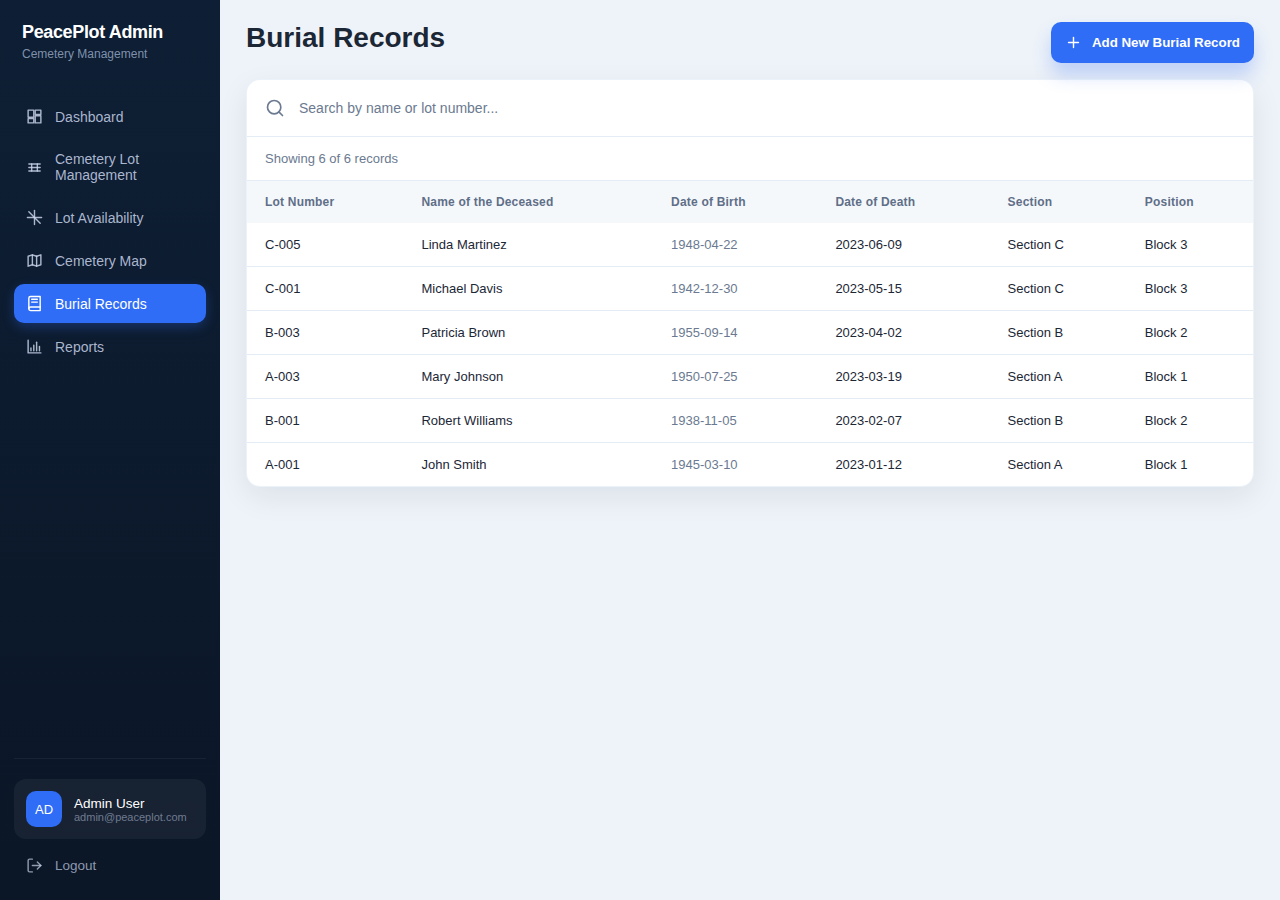
<file: public/burial-records.html>
<!doctype html>
<html lang="en">
<head>
  <meta charset="UTF-8" />
  <meta name="viewport" content="width=device-width, initial-scale=1.0" />
  <title>PeacePlot Admin - Burial Records</title>
  <link rel="stylesheet" href="../assets/css/styles.css" />
</head>
<body>
  <div class="app">
    <aside class="sidebar">
      <div class="brand">
        <div class="brand-title">PeacePlot Admin</div>
        <div class="brand-sub">Cemetery Management</div>
      </div>

      <nav class="nav">
        <a href="dashboard.html"><span class="icon"><svg viewBox="0 0 24 24" fill="none" stroke-width="2" stroke-linecap="round" stroke-linejoin="round"><path d="M3 13h8V3H3v10z" /><path d="M13 21h8V11h-8v10z" /><path d="M13 3h8v6h-8V3z" /><path d="M3 21h8v-6H3v6z" /></svg></span><span>Dashboard</span></a>
        <a href="index.html"><span class="icon"><svg viewBox="0 0 24 24" fill="none" stroke-width="2" stroke-linecap="round" stroke-linejoin="round"><path d="M4 7h16" /><path d="M4 12h16" /><path d="M4 17h16" /><path d="M8 7v10" /><path d="M16 7v10" /></svg></span><span>Cemetery Lot Management</span></a>
        <a href="lot-availability.html"><span class="icon"><svg viewBox="0 0 24 24" fill="none" stroke-width="2" stroke-linecap="round" stroke-linejoin="round"><path d="M12 2v20" /><path d="M2 12h20" /><path d="M4 4l16 16" /></svg></span><span>Lot Availability</span></a>
        <a href="cemetery-map.html"><span class="icon"><svg viewBox="0 0 24 24" fill="none" stroke-width="2" stroke-linecap="round" stroke-linejoin="round"><path d="M3 6l6-2 6 2 6-2v14l-6 2-6-2-6 2V6z" /><path d="M9 4v14" /><path d="M15 6v14" /></svg></span><span>Cemetery Map</span></a>
        <a href="burial-records.html"><span class="icon"><svg viewBox="0 0 24 24" fill="none" stroke-width="2" stroke-linecap="round" stroke-linejoin="round"><path d="M4 19.5A2.5 2.5 0 0 1 6.5 17H20" /><path d="M6.5 2H20v20H6.5A2.5 2.5 0 0 1 4 19.5v-15A2.5 2.5 0 0 1 6.5 2z" /><path d="M8 6h8" /><path d="M8 10h8" /></svg></span><span>Burial Records</span></a>
        <a href="reports.html"><span class="icon"><svg viewBox="0 0 24 24" fill="none" stroke-width="2" stroke-linecap="round" stroke-linejoin="round"><path d="M3 3v18h18" /><path d="M7 14v4" /><path d="M11 10v8" /><path d="M15 6v12" /><path d="M19 12v6" /></svg></span><span>Reports</span></a>
      </nav>

      <div class="sidebar-footer">
        <div class="user">
          <div class="avatar">AD</div>
          <div>
            <div class="user-name">Admin User</div>
            <div class="user-email">admin@peaceplot.com</div>
          </div>
        </div>

        <a class="logout" href="#" onclick="return false;">
          <span class="icon"><svg viewBox="0 0 24 24" fill="none" stroke-width="2" stroke-linecap="round" stroke-linejoin="round"><path d="M9 21H5a2 2 0 0 1-2-2V5a2 2 0 0 1 2-2h4" /><path d="M16 17l5-5-5-5" /><path d="M21 12H9" /></svg></span>
          <span>Logout</span>
        </a>
      </div>
    </aside>

    <main class="main">
      <div class="page-header">
        <h1 class="page-title">Burial Records</h1>
        <button class="btn-primary">
          <span class="icon" style="color:#fff">
            <svg viewBox="0 0 24 24" fill="none" stroke="currentColor" stroke-width="2" stroke-linecap="round" stroke-linejoin="round">
              <path d="M12 5v14" />
              <path d="M5 12h14" />
            </svg>
          </span>
          <span>Add New Burial Record</span>
        </button>
      </div>

      <section class="card">
        <div class="search-bar">
          <span class="search-icon">
            <svg viewBox="0 0 24 24" fill="none" stroke-width="2" stroke-linecap="round" stroke-linejoin="round">
              <circle cx="11" cy="11" r="8" />
              <path d="m21 21-4.35-4.35" />
            </svg>
          </span>
          <input type="text" class="search-input" placeholder="Search by name or lot number..." />
        </div>

        <div class="records-count">Showing 6 of 6 records</div>

        <div class="table-wrap">
          <table class="table">
            <thead>
              <tr>
                <th align="left">Lot Number</th>
                <th align="left">Name of the Deceased</th>
                <th align="left">Date of Birth</th>
                <th align="left">Date of Death</th>
                <th align="left">Section</th>
                <th align="left">Position</th>
              </tr>
            </thead>
            <tbody>
              <tr>
                <td>C-005</td>
                <td>Linda Martinez</td>
                <td class="muted">1948-04-22</td>
                <td>2023-06-09</td>
                <td>Section C</td>
                <td>Block 3</td>
              </tr>

              <tr>
                <td>C-001</td>
                <td>Michael Davis</td>
                <td class="muted">1942-12-30</td>
                <td>2023-05-15</td>
                <td>Section C</td>
                <td>Block 3</td>
              </tr>

              <tr>
                <td>B-003</td>
                <td>Patricia Brown</td>
                <td class="muted">1955-09-14</td>
                <td>2023-04-02</td>
                <td>Section B</td>
                <td>Block 2</td>
              </tr>

              <tr>
                <td>A-003</td>
                <td>Mary Johnson</td>
                <td class="muted">1950-07-25</td>
                <td>2023-03-19</td>
                <td>Section A</td>
                <td>Block 1</td>
              </tr>

              <tr>
                <td>B-001</td>
                <td>Robert Williams</td>
                <td class="muted">1938-11-05</td>
                <td>2023-02-07</td>
                <td>Section B</td>
                <td>Block 2</td>
              </tr>

              <tr>
                <td>A-001</td>
                <td>John Smith</td>
                <td class="muted">1945-03-10</td>
                <td>2023-01-12</td>
                <td>Section A</td>
                <td>Block 1</td>
              </tr>
            </tbody>
          </table>
        </div>
      </section>
    </main>
  </div>

  <script src="../assets/js/app.js"></script>
</body>
</html>
</file>
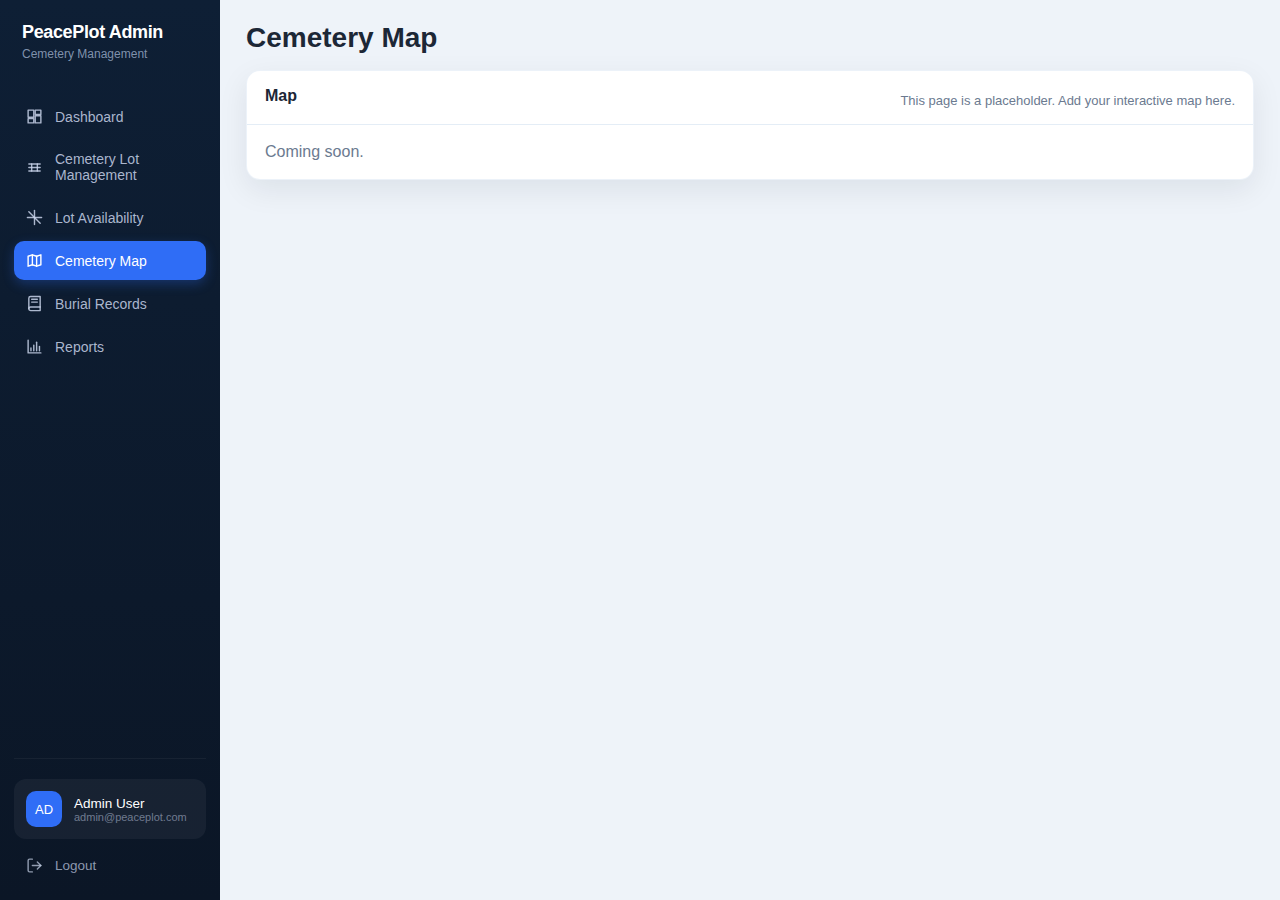
<file: public/cemetery-map.html>
<!doctype html>
<html lang="en">
<head>
  <meta charset="UTF-8" />
  <meta name="viewport" content="width=device-width, initial-scale=1.0" />
  <title>PeacePlot Admin - Cemetery Map</title>
  <link rel="stylesheet" href="../assets/css/styles.css" />
</head>
<body>
  <div class="app">
    <aside class="sidebar">
      <div class="brand">
        <div class="brand-title">PeacePlot Admin</div>
        <div class="brand-sub">Cemetery Management</div>
      </div>

      <nav class="nav">
        <a href="dashboard.html"><span class="icon"><svg viewBox="0 0 24 24" fill="none" stroke-width="2" stroke-linecap="round" stroke-linejoin="round"><path d="M3 13h8V3H3v10z" /><path d="M13 21h8V11h-8v10z" /><path d="M13 3h8v6h-8V3z" /><path d="M3 21h8v-6H3v6z" /></svg></span><span>Dashboard</span></a>
        <a href="index.html"><span class="icon"><svg viewBox="0 0 24 24" fill="none" stroke-width="2" stroke-linecap="round" stroke-linejoin="round"><path d="M4 7h16" /><path d="M4 12h16" /><path d="M4 17h16" /><path d="M8 7v10" /><path d="M16 7v10" /></svg></span><span>Cemetery Lot Management</span></a>
        <a href="lot-availability.html"><span class="icon"><svg viewBox="0 0 24 24" fill="none" stroke-width="2" stroke-linecap="round" stroke-linejoin="round"><path d="M12 2v20" /><path d="M2 12h20" /><path d="M4 4l16 16" /></svg></span><span>Lot Availability</span></a>
        <a href="cemetery-map.html"><span class="icon"><svg viewBox="0 0 24 24" fill="none" stroke-width="2" stroke-linecap="round" stroke-linejoin="round"><path d="M3 6l6-2 6 2 6-2v14l-6 2-6-2-6 2V6z" /><path d="M9 4v14" /><path d="M15 6v14" /></svg></span><span>Cemetery Map</span></a>
        <a href="burial-records.html"><span class="icon"><svg viewBox="0 0 24 24" fill="none" stroke-width="2" stroke-linecap="round" stroke-linejoin="round"><path d="M4 19.5A2.5 2.5 0 0 1 6.5 17H20" /><path d="M6.5 2H20v20H6.5A2.5 2.5 0 0 1 4 19.5v-15A2.5 2.5 0 0 1 6.5 2z" /><path d="M8 6h8" /><path d="M8 10h8" /></svg></span><span>Burial Records</span></a>
        <a href="reports.html"><span class="icon"><svg viewBox="0 0 24 24" fill="none" stroke-width="2" stroke-linecap="round" stroke-linejoin="round"><path d="M3 3v18h18" /><path d="M7 14v4" /><path d="M11 10v8" /><path d="M15 6v12" /><path d="M19 12v6" /></svg></span><span>Reports</span></a>
      </nav>

      <div class="sidebar-footer">
        <div class="user">
          <div class="avatar">AD</div>
          <div>
            <div class="user-name">Admin User</div>
            <div class="user-email">admin@peaceplot.com</div>
          </div>
        </div>

        <a class="logout" href="#" onclick="return false;">
          <span class="icon"><svg viewBox="0 0 24 24" fill="none" stroke-width="2" stroke-linecap="round" stroke-linejoin="round"><path d="M9 21H5a2 2 0 0 1-2-2V5a2 2 0 0 1 2-2h4" /><path d="M16 17l5-5-5-5" /><path d="M21 12H9" /></svg></span>
          <span>Logout</span>
        </a>
      </div>
    </aside>

    <main class="main">
      <div class="page-header">
        <h1 class="page-title">Cemetery Map</h1>
      </div>

      <section class="card">
        <div class="card-head">
          <h2 class="card-title">Map</h2>
          <p class="card-sub">This page is a placeholder. Add your interactive map here.</p>
        </div>
        <div style="padding:18px">
          <div class="muted">Coming soon.</div>
        </div>
      </section>
    </main>
  </div>

  <script src="../assets/js/app.js"></script>
</body>
</html>
</file>
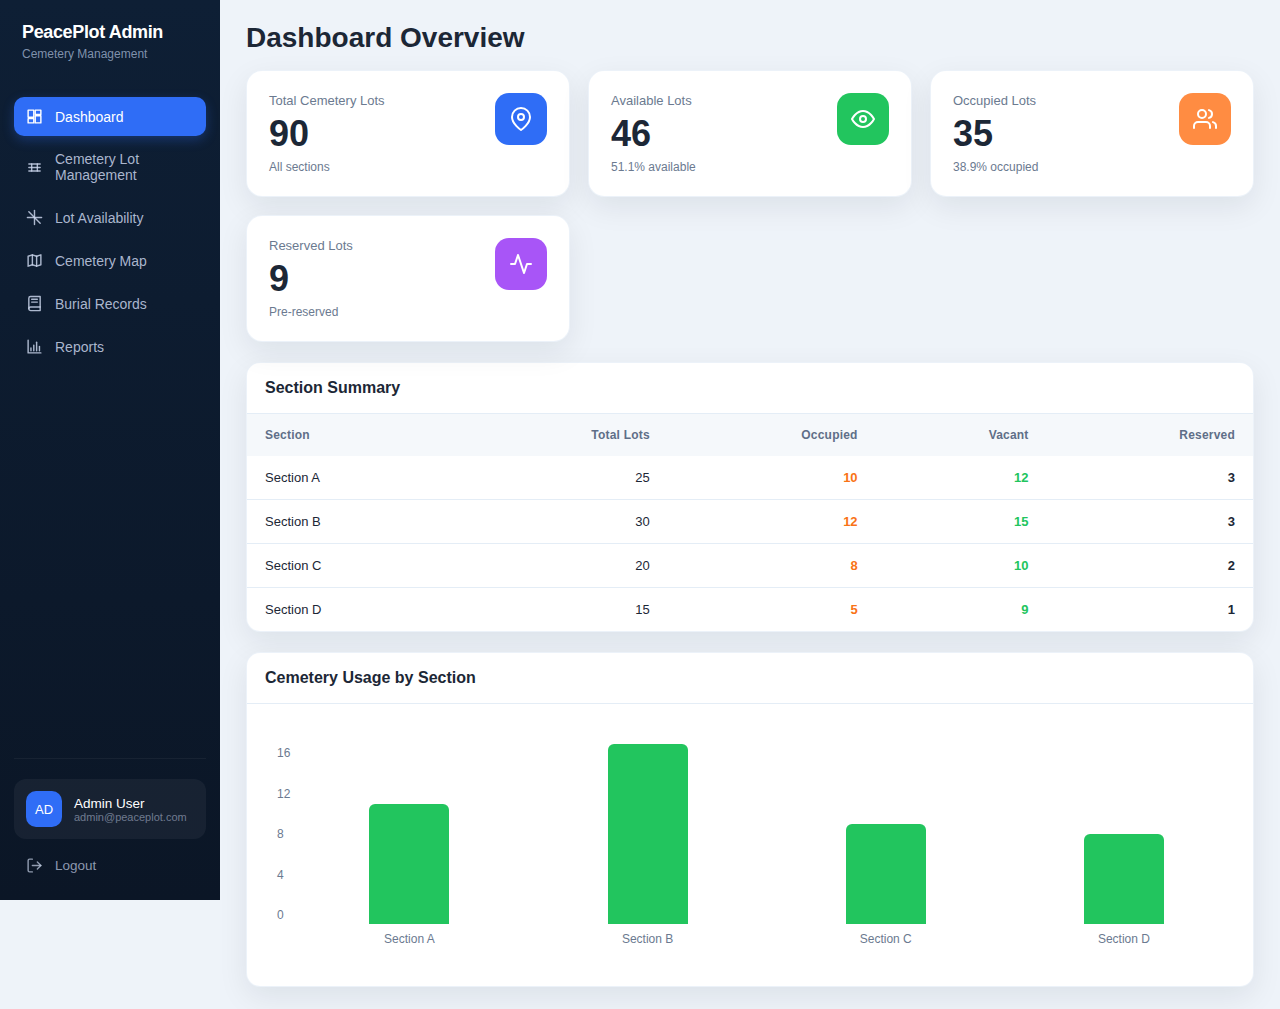
<file: public/dashboard.html>
<!doctype html>
<html lang="en">
<head>
  <meta charset="UTF-8" />
  <meta name="viewport" content="width=device-width, initial-scale=1.0" />
  <title>PeacePlot Admin - Dashboard</title>
  <link rel="stylesheet" href="../assets/css/styles.css" />
</head>
<body>
  <div class="app">
    <aside class="sidebar">
      <div class="brand">
        <div class="brand-title">PeacePlot Admin</div>
        <div class="brand-sub">Cemetery Management</div>
      </div>

      <nav class="nav">
        <a href="dashboard.html"><span class="icon"><svg viewBox="0 0 24 24" fill="none" stroke-width="2" stroke-linecap="round" stroke-linejoin="round"><path d="M3 13h8V3H3v10z" /><path d="M13 21h8V11h-8v10z" /><path d="M13 3h8v6h-8V3z" /><path d="M3 21h8v-6H3v6z" /></svg></span><span>Dashboard</span></a>
        <a href="index.html"><span class="icon"><svg viewBox="0 0 24 24" fill="none" stroke-width="2" stroke-linecap="round" stroke-linejoin="round"><path d="M4 7h16" /><path d="M4 12h16" /><path d="M4 17h16" /><path d="M8 7v10" /><path d="M16 7v10" /></svg></span><span>Cemetery Lot Management</span></a>
        <a href="lot-availability.html"><span class="icon"><svg viewBox="0 0 24 24" fill="none" stroke-width="2" stroke-linecap="round" stroke-linejoin="round"><path d="M12 2v20" /><path d="M2 12h20" /><path d="M4 4l16 16" /></svg></span><span>Lot Availability</span></a>
        <a href="cemetery-map.html"><span class="icon"><svg viewBox="0 0 24 24" fill="none" stroke-width="2" stroke-linecap="round" stroke-linejoin="round"><path d="M3 6l6-2 6 2 6-2v14l-6 2-6-2-6 2V6z" /><path d="M9 4v14" /><path d="M15 6v14" /></svg></span><span>Cemetery Map</span></a>
        <a href="burial-records.html"><span class="icon"><svg viewBox="0 0 24 24" fill="none" stroke-width="2" stroke-linecap="round" stroke-linejoin="round"><path d="M4 19.5A2.5 2.5 0 0 1 6.5 17H20" /><path d="M6.5 2H20v20H6.5A2.5 2.5 0 0 1 4 19.5v-15A2.5 2.5 0 0 1 6.5 2z" /><path d="M8 6h8" /><path d="M8 10h8" /></svg></span><span>Burial Records</span></a>
        <a href="reports.html"><span class="icon"><svg viewBox="0 0 24 24" fill="none" stroke-width="2" stroke-linecap="round" stroke-linejoin="round"><path d="M3 3v18h18" /><path d="M7 14v4" /><path d="M11 10v8" /><path d="M15 6v12" /><path d="M19 12v6" /></svg></span><span>Reports</span></a>
      </nav>

      <div class="sidebar-footer">
        <div class="user">
          <div class="avatar">AD</div>
          <div>
            <div class="user-name">Admin User</div>
            <div class="user-email">admin@peaceplot.com</div>
          </div>
        </div>

        <a class="logout" href="#" onclick="return false;">
          <span class="icon"><svg viewBox="0 0 24 24" fill="none" stroke-width="2" stroke-linecap="round" stroke-linejoin="round"><path d="M9 21H5a2 2 0 0 1-2-2V5a2 2 0 0 1 2-2h4" /><path d="M16 17l5-5-5-5" /><path d="M21 12H9" /></svg></span>
          <span>Logout</span>
        </a>
      </div>
    </aside>

    <main class="main">
      <div class="page-header">
        <h1 class="page-title">Dashboard Overview</h1>
      </div>

      <div class="dashboard-stats">
        <div class="dash-stat-card">
          <div class="dash-stat-content">
            <div class="dash-stat-info">
              <div class="dash-stat-label">Total Cemetery Lots</div>
              <div class="dash-stat-number">90</div>
              <div class="dash-stat-sub">All sections</div>
            </div>
            <div class="dash-stat-icon dash-icon-blue">
              <svg viewBox="0 0 24 24" fill="none" stroke="currentColor" stroke-width="2" stroke-linecap="round" stroke-linejoin="round">
                <path d="M21 10c0 7-9 13-9 13s-9-6-9-13a9 9 0 0 1 18 0z" />
                <circle cx="12" cy="10" r="3" />
              </svg>
            </div>
          </div>
        </div>

        <div class="dash-stat-card">
          <div class="dash-stat-content">
            <div class="dash-stat-info">
              <div class="dash-stat-label">Available Lots</div>
              <div class="dash-stat-number">46</div>
              <div class="dash-stat-sub">51.1% available</div>
            </div>
            <div class="dash-stat-icon dash-icon-green">
              <svg viewBox="0 0 24 24" fill="none" stroke="currentColor" stroke-width="2" stroke-linecap="round" stroke-linejoin="round">
                <path d="M1 12s4-8 11-8 11 8 11 8-4 8-11 8-11-8-11-8z" />
                <circle cx="12" cy="12" r="3" />
              </svg>
            </div>
          </div>
        </div>

        <div class="dash-stat-card">
          <div class="dash-stat-content">
            <div class="dash-stat-info">
              <div class="dash-stat-label">Occupied Lots</div>
              <div class="dash-stat-number">35</div>
              <div class="dash-stat-sub">38.9% occupied</div>
            </div>
            <div class="dash-stat-icon dash-icon-orange">
              <svg viewBox="0 0 24 24" fill="none" stroke="currentColor" stroke-width="2" stroke-linecap="round" stroke-linejoin="round">
                <path d="M17 21v-2a4 4 0 0 0-4-4H5a4 4 0 0 0-4 4v2" />
                <circle cx="9" cy="7" r="4" />
                <path d="M23 21v-2a4 4 0 0 0-3-3.87" />
                <path d="M16 3.13a4 4 0 0 1 0 7.75" />
              </svg>
            </div>
          </div>
        </div>

        <div class="dash-stat-card">
          <div class="dash-stat-content">
            <div class="dash-stat-info">
              <div class="dash-stat-label">Reserved Lots</div>
              <div class="dash-stat-number">9</div>
              <div class="dash-stat-sub">Pre-reserved</div>
            </div>
            <div class="dash-stat-icon dash-icon-purple">
              <svg viewBox="0 0 24 24" fill="none" stroke="currentColor" stroke-width="2" stroke-linecap="round" stroke-linejoin="round">
                <polyline points="22 12 18 12 15 21 9 3 6 12 2 12" />
              </svg>
            </div>
          </div>
        </div>
      </div>

      <section class="card" style="margin-top:20px">
        <div class="card-head" style="padding:16px 18px; border-bottom:1px solid var(--border)">
          <h2 class="card-title">Section Summary</h2>
        </div>

        <div class="table-wrap">
          <table class="table">
            <thead>
              <tr>
                <th align="left">Section</th>
                <th align="right">Total Lots</th>
                <th align="right">Occupied</th>
                <th align="right">Vacant</th>
                <th align="right">Reserved</th>
              </tr>
            </thead>
            <tbody>
              <tr>
                <td>Section A</td>
                <td align="right">25</td>
                <td align="right"><span class="table-number occupied-color">10</span></td>
                <td align="right"><span class="table-number vacant-color">12</span></td>
                <td align="right"><span class="table-number reserved-color">3</span></td>
              </tr>

              <tr>
                <td>Section B</td>
                <td align="right">30</td>
                <td align="right"><span class="table-number occupied-color">12</span></td>
                <td align="right"><span class="table-number vacant-color">15</span></td>
                <td align="right"><span class="table-number reserved-color">3</span></td>
              </tr>

              <tr>
                <td>Section C</td>
                <td align="right">20</td>
                <td align="right"><span class="table-number occupied-color">8</span></td>
                <td align="right"><span class="table-number vacant-color">10</span></td>
                <td align="right"><span class="table-number reserved-color">2</span></td>
              </tr>

              <tr>
                <td>Section D</td>
                <td align="right">15</td>
                <td align="right"><span class="table-number occupied-color">5</span></td>
                <td align="right"><span class="table-number vacant-color">9</span></td>
                <td align="right"><span class="table-number reserved-color">1</span></td>
              </tr>
            </tbody>
          </table>
        </div>
      </section>

      <section class="card" style="margin-top:20px">
        <div class="card-head" style="padding:16px 18px; border-bottom:1px solid var(--border)">
          <h2 class="card-title">Cemetery Usage by Section</h2>
        </div>
        <div class="chart-placeholder">
          <div class="chart-bar-container">
            <div class="chart-y-axis">
              <span>16</span>
              <span>12</span>
              <span>8</span>
              <span>4</span>
              <span>0</span>
            </div>
            <div class="chart-bars">
              <div class="chart-bar-group">
                <div class="chart-bar" style="height:120px; background:#22c55e"></div>
                <span class="chart-label">Section A</span>
              </div>
              <div class="chart-bar-group">
                <div class="chart-bar" style="height:180px; background:#22c55e"></div>
                <span class="chart-label">Section B</span>
              </div>
              <div class="chart-bar-group">
                <div class="chart-bar" style="height:100px; background:#22c55e"></div>
                <span class="chart-label">Section C</span>
              </div>
              <div class="chart-bar-group">
                <div class="chart-bar" style="height:90px; background:#22c55e"></div>
                <span class="chart-label">Section D</span>
              </div>
            </div>
          </div>
        </div>
      </section>
    </main>
  </div>

  <script src="../assets/js/app.js"></script>
</body>
</html>
</file>
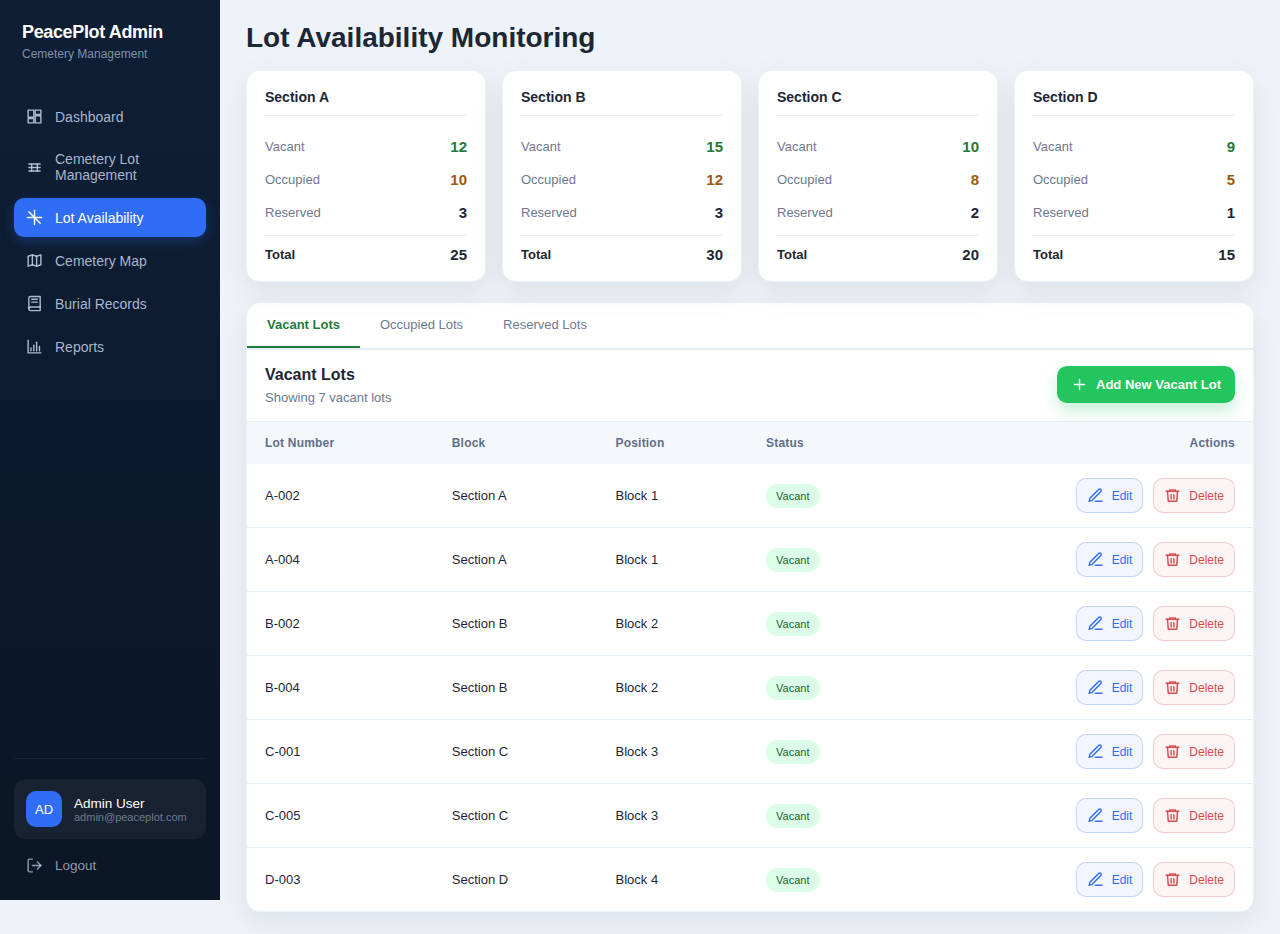
<file: public/lot-availability.html>
<!doctype html>
<html lang="en">
<head>
  <meta charset="UTF-8" />
  <meta name="viewport" content="width=device-width, initial-scale=1.0" />
  <title>PeacePlot Admin - Lot Availability</title>
  <link rel="stylesheet" href="../assets/css/styles.css" />
</head>
<body>
  <div class="app">
    <aside class="sidebar">
      <div class="brand">
        <div class="brand-title">PeacePlot Admin</div>
        <div class="brand-sub">Cemetery Management</div>
      </div>

      <nav class="nav">
        <a href="dashboard.html"><span class="icon"><svg viewBox="0 0 24 24" fill="none" stroke-width="2" stroke-linecap="round" stroke-linejoin="round"><path d="M3 13h8V3H3v10z" /><path d="M13 21h8V11h-8v10z" /><path d="M13 3h8v6h-8V3z" /><path d="M3 21h8v-6H3v6z" /></svg></span><span>Dashboard</span></a>
        <a href="index.html"><span class="icon"><svg viewBox="0 0 24 24" fill="none" stroke-width="2" stroke-linecap="round" stroke-linejoin="round"><path d="M4 7h16" /><path d="M4 12h16" /><path d="M4 17h16" /><path d="M8 7v10" /><path d="M16 7v10" /></svg></span><span>Cemetery Lot Management</span></a>
        <a href="lot-availability.html"><span class="icon"><svg viewBox="0 0 24 24" fill="none" stroke-width="2" stroke-linecap="round" stroke-linejoin="round"><path d="M12 2v20" /><path d="M2 12h20" /><path d="M4 4l16 16" /></svg></span><span>Lot Availability</span></a>
        <a href="cemetery-map.html"><span class="icon"><svg viewBox="0 0 24 24" fill="none" stroke-width="2" stroke-linecap="round" stroke-linejoin="round"><path d="M3 6l6-2 6 2 6-2v14l-6 2-6-2-6 2V6z" /><path d="M9 4v14" /><path d="M15 6v14" /></svg></span><span>Cemetery Map</span></a>
        <a href="burial-records.html"><span class="icon"><svg viewBox="0 0 24 24" fill="none" stroke-width="2" stroke-linecap="round" stroke-linejoin="round"><path d="M4 19.5A2.5 2.5 0 0 1 6.5 17H20" /><path d="M6.5 2H20v20H6.5A2.5 2.5 0 0 1 4 19.5v-15A2.5 2.5 0 0 1 6.5 2z" /><path d="M8 6h8" /><path d="M8 10h8" /></svg></span><span>Burial Records</span></a>
        <a href="reports.html"><span class="icon"><svg viewBox="0 0 24 24" fill="none" stroke-width="2" stroke-linecap="round" stroke-linejoin="round"><path d="M3 3v18h18" /><path d="M7 14v4" /><path d="M11 10v8" /><path d="M15 6v12" /><path d="M19 12v6" /></svg></span><span>Reports</span></a>
      </nav>

      <div class="sidebar-footer">
        <div class="user">
          <div class="avatar">AD</div>
          <div>
            <div class="user-name">Admin User</div>
            <div class="user-email">admin@peaceplot.com</div>
          </div>
        </div>

        <a class="logout" href="#" onclick="return false;">
          <span class="icon"><svg viewBox="0 0 24 24" fill="none" stroke-width="2" stroke-linecap="round" stroke-linejoin="round"><path d="M9 21H5a2 2 0 0 1-2-2V5a2 2 0 0 1 2-2h4" /><path d="M16 17l5-5-5-5" /><path d="M21 12H9" /></svg></span>
          <span>Logout</span>
        </a>
      </div>
    </aside>

    <main class="main">
      <div class="page-header">
        <h1 class="page-title">Lot Availability Monitoring</h1>
      </div>

      <div class="stats-grid">
        <div class="stat-card">
          <div class="stat-header">Section A</div>
          <div class="stat-row">
            <span class="stat-label">Vacant</span>
            <span class="stat-value stat-vacant">12</span>
          </div>
          <div class="stat-row">
            <span class="stat-label">Occupied</span>
            <span class="stat-value stat-occupied">10</span>
          </div>
          <div class="stat-row">
            <span class="stat-label">Reserved</span>
            <span class="stat-value stat-reserved">3</span>
          </div>
          <div class="stat-total">
            <span class="stat-label">Total</span>
            <span class="stat-value">25</span>
          </div>
        </div>

        <div class="stat-card">
          <div class="stat-header">Section B</div>
          <div class="stat-row">
            <span class="stat-label">Vacant</span>
            <span class="stat-value stat-vacant">15</span>
          </div>
          <div class="stat-row">
            <span class="stat-label">Occupied</span>
            <span class="stat-value stat-occupied">12</span>
          </div>
          <div class="stat-row">
            <span class="stat-label">Reserved</span>
            <span class="stat-value stat-reserved">3</span>
          </div>
          <div class="stat-total">
            <span class="stat-label">Total</span>
            <span class="stat-value">30</span>
          </div>
        </div>

        <div class="stat-card">
          <div class="stat-header">Section C</div>
          <div class="stat-row">
            <span class="stat-label">Vacant</span>
            <span class="stat-value stat-vacant">10</span>
          </div>
          <div class="stat-row">
            <span class="stat-label">Occupied</span>
            <span class="stat-value stat-occupied">8</span>
          </div>
          <div class="stat-row">
            <span class="stat-label">Reserved</span>
            <span class="stat-value stat-reserved">2</span>
          </div>
          <div class="stat-total">
            <span class="stat-label">Total</span>
            <span class="stat-value">20</span>
          </div>
        </div>

        <div class="stat-card">
          <div class="stat-header">Section D</div>
          <div class="stat-row">
            <span class="stat-label">Vacant</span>
            <span class="stat-value stat-vacant">9</span>
          </div>
          <div class="stat-row">
            <span class="stat-label">Occupied</span>
            <span class="stat-value stat-occupied">5</span>
          </div>
          <div class="stat-row">
            <span class="stat-label">Reserved</span>
            <span class="stat-value stat-reserved">1</span>
          </div>
          <div class="stat-total">
            <span class="stat-label">Total</span>
            <span class="stat-value">15</span>
          </div>
        </div>
      </div>

      <section class="card" style="margin-top:20px">
        <div class="tabs">
          <button class="tab active">Vacant Lots</button>
          <button class="tab">Occupied Lots</button>
          <button class="tab">Reserved Lots</button>
        </div>

        <div class="card-head" style="border-top:1px solid var(--border)">
          <div>
            <h2 class="card-title">Vacant Lots</h2>
            <p class="card-sub">Showing 7 vacant lots</p>
          </div>
          <button class="btn-success">
            <span class="icon" style="color:#fff">
              <svg viewBox="0 0 24 24" fill="none" stroke="currentColor" stroke-width="2" stroke-linecap="round" stroke-linejoin="round">
                <path d="M12 5v14" />
                <path d="M5 12h14" />
              </svg>
            </span>
            <span>Add New Vacant Lot</span>
          </button>
        </div>

        <div class="table-wrap">
          <table class="table">
            <thead>
              <tr>
                <th align="left">Lot Number</th>
                <th align="left">Block</th>
                <th align="left">Position</th>
                <th align="left">Status</th>
                <th align="right">Actions</th>
              </tr>
            </thead>
            <tbody>
              <tr>
                <td>A-002</td>
                <td>Section A</td>
                <td>Block 1</td>
                <td><span class="badge vacant">Vacant</span></td>
                <td>
                  <div class="actions">
                    <button class="btn-action btn-edit">
                      <span class="icon">
                        <svg viewBox="0 0 24 24" fill="none" stroke-width="2" stroke-linecap="round" stroke-linejoin="round">
                          <path d="M12 20h9" />
                          <path d="M16.5 3.5a2.1 2.1 0 0 1 3 3L7 19l-4 1 1-4L16.5 3.5z" />
                        </svg>
                      </span>
                      <span>Edit</span>
                    </button>
                    <button class="btn-action btn-delete">
                      <span class="icon">
                        <svg viewBox="0 0 24 24" fill="none" stroke-width="2" stroke-linecap="round" stroke-linejoin="round">
                          <path d="M3 6h18" />
                          <path d="M8 6V4h8v2" />
                          <path d="M19 6l-1 14H6L5 6" />
                          <path d="M10 11v6" />
                          <path d="M14 11v6" />
                        </svg>
                      </span>
                      <span>Delete</span>
                    </button>
                  </div>
                </td>
              </tr>

              <tr>
                <td>A-004</td>
                <td>Section A</td>
                <td>Block 1</td>
                <td><span class="badge vacant">Vacant</span></td>
                <td>
                  <div class="actions">
                    <button class="btn-action btn-edit"><span class="icon"><svg viewBox="0 0 24 24" fill="none" stroke-width="2" stroke-linecap="round" stroke-linejoin="round"><path d="M12 20h9" /><path d="M16.5 3.5a2.1 2.1 0 0 1 3 3L7 19l-4 1 1-4L16.5 3.5z" /></svg></span><span>Edit</span></button>
                    <button class="btn-action btn-delete"><span class="icon"><svg viewBox="0 0 24 24" fill="none" stroke-width="2" stroke-linecap="round" stroke-linejoin="round"><path d="M3 6h18" /><path d="M8 6V4h8v2" /><path d="M19 6l-1 14H6L5 6" /><path d="M10 11v6" /><path d="M14 11v6" /></svg></span><span>Delete</span></button>
                  </div>
                </td>
              </tr>

              <tr>
                <td>B-002</td>
                <td>Section B</td>
                <td>Block 2</td>
                <td><span class="badge vacant">Vacant</span></td>
                <td>
                  <div class="actions">
                    <button class="btn-action btn-edit"><span class="icon"><svg viewBox="0 0 24 24" fill="none" stroke-width="2" stroke-linecap="round" stroke-linejoin="round"><path d="M12 20h9" /><path d="M16.5 3.5a2.1 2.1 0 0 1 3 3L7 19l-4 1 1-4L16.5 3.5z" /></svg></span><span>Edit</span></button>
                    <button class="btn-action btn-delete"><span class="icon"><svg viewBox="0 0 24 24" fill="none" stroke-width="2" stroke-linecap="round" stroke-linejoin="round"><path d="M3 6h18" /><path d="M8 6V4h8v2" /><path d="M19 6l-1 14H6L5 6" /><path d="M10 11v6" /><path d="M14 11v6" /></svg></span><span>Delete</span></button>
                  </div>
                </td>
              </tr>

              <tr>
                <td>B-004</td>
                <td>Section B</td>
                <td>Block 2</td>
                <td><span class="badge vacant">Vacant</span></td>
                <td>
                  <div class="actions">
                    <button class="btn-action btn-edit"><span class="icon"><svg viewBox="0 0 24 24" fill="none" stroke-width="2" stroke-linecap="round" stroke-linejoin="round"><path d="M12 20h9" /><path d="M16.5 3.5a2.1 2.1 0 0 1 3 3L7 19l-4 1 1-4L16.5 3.5z" /></svg></span><span>Edit</span></button>
                    <button class="btn-action btn-delete"><span class="icon"><svg viewBox="0 0 24 24" fill="none" stroke-width="2" stroke-linecap="round" stroke-linejoin="round"><path d="M3 6h18" /><path d="M8 6V4h8v2" /><path d="M19 6l-1 14H6L5 6" /><path d="M10 11v6" /><path d="M14 11v6" /></svg></span><span>Delete</span></button>
                  </div>
                </td>
              </tr>

              <tr>
                <td>C-001</td>
                <td>Section C</td>
                <td>Block 3</td>
                <td><span class="badge vacant">Vacant</span></td>
                <td>
                  <div class="actions">
                    <button class="btn-action btn-edit"><span class="icon"><svg viewBox="0 0 24 24" fill="none" stroke-width="2" stroke-linecap="round" stroke-linejoin="round"><path d="M12 20h9" /><path d="M16.5 3.5a2.1 2.1 0 0 1 3 3L7 19l-4 1 1-4L16.5 3.5z" /></svg></span><span>Edit</span></button>
                    <button class="btn-action btn-delete"><span class="icon"><svg viewBox="0 0 24 24" fill="none" stroke-width="2" stroke-linecap="round" stroke-linejoin="round"><path d="M3 6h18" /><path d="M8 6V4h8v2" /><path d="M19 6l-1 14H6L5 6" /><path d="M10 11v6" /><path d="M14 11v6" /></svg></span><span>Delete</span></button>
                  </div>
                </td>
              </tr>

              <tr>
                <td>C-005</td>
                <td>Section C</td>
                <td>Block 3</td>
                <td><span class="badge vacant">Vacant</span></td>
                <td>
                  <div class="actions">
                    <button class="btn-action btn-edit"><span class="icon"><svg viewBox="0 0 24 24" fill="none" stroke-width="2" stroke-linecap="round" stroke-linejoin="round"><path d="M12 20h9" /><path d="M16.5 3.5a2.1 2.1 0 0 1 3 3L7 19l-4 1 1-4L16.5 3.5z" /></svg></span><span>Edit</span></button>
                    <button class="btn-action btn-delete"><span class="icon"><svg viewBox="0 0 24 24" fill="none" stroke-width="2" stroke-linecap="round" stroke-linejoin="round"><path d="M3 6h18" /><path d="M8 6V4h8v2" /><path d="M19 6l-1 14H6L5 6" /><path d="M10 11v6" /><path d="M14 11v6" /></svg></span><span>Delete</span></button>
                  </div>
                </td>
              </tr>

              <tr>
                <td>D-003</td>
                <td>Section D</td>
                <td>Block 4</td>
                <td><span class="badge vacant">Vacant</span></td>
                <td>
                  <div class="actions">
                    <button class="btn-action btn-edit"><span class="icon"><svg viewBox="0 0 24 24" fill="none" stroke-width="2" stroke-linecap="round" stroke-linejoin="round"><path d="M12 20h9" /><path d="M16.5 3.5a2.1 2.1 0 0 1 3 3L7 19l-4 1 1-4L16.5 3.5z" /></svg></span><span>Edit</span></button>
                    <button class="btn-action btn-delete"><span class="icon"><svg viewBox="0 0 24 24" fill="none" stroke-width="2" stroke-linecap="round" stroke-linejoin="round"><path d="M3 6h18" /><path d="M8 6V4h8v2" /><path d="M19 6l-1 14H6L5 6" /><path d="M10 11v6" /><path d="M14 11v6" /></svg></span><span>Delete</span></button>
                  </div>
                </td>
              </tr>
            </tbody>
          </table>
        </div>
      </section>
    </main>
  </div>

  <script src="../assets/js/app.js"></script>
</body>
</html>
</file>
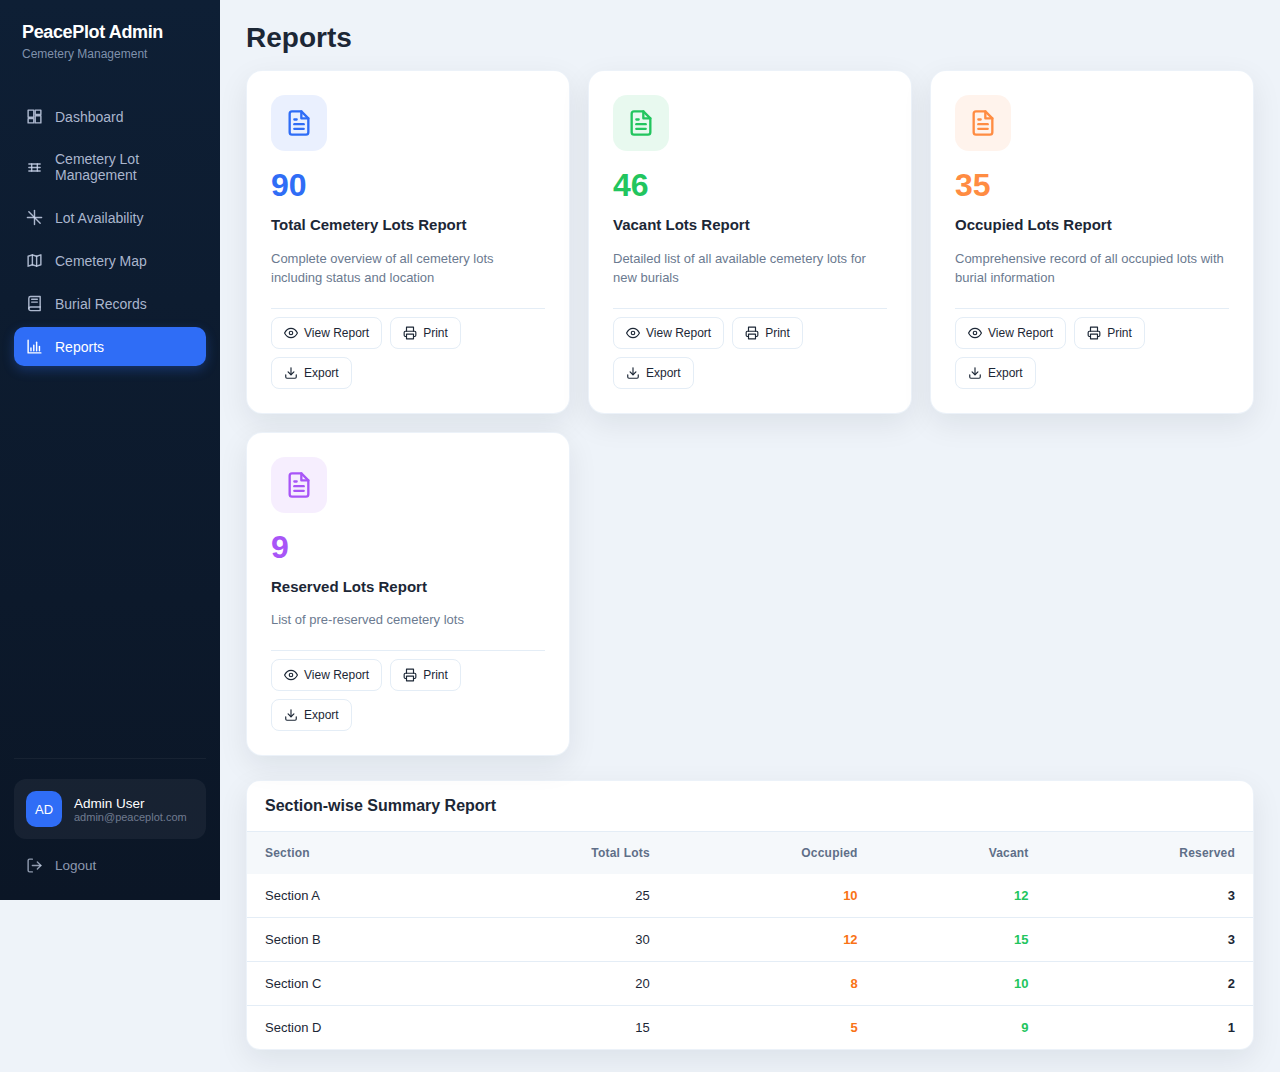
<file: public/reports.html>
<!doctype html>
<html lang="en">
<head>
  <meta charset="UTF-8" />
  <meta name="viewport" content="width=device-width, initial-scale=1.0" />
  <title>PeacePlot Admin - Reports</title>
  <link rel="stylesheet" href="../assets/css/styles.css" />
</head>
<body>
  <div class="app">
    <aside class="sidebar">
      <div class="brand">
        <div class="brand-title">PeacePlot Admin</div>
        <div class="brand-sub">Cemetery Management</div>
      </div>

      <nav class="nav">
        <a href="dashboard.html"><span class="icon"><svg viewBox="0 0 24 24" fill="none" stroke-width="2" stroke-linecap="round" stroke-linejoin="round"><path d="M3 13h8V3H3v10z" /><path d="M13 21h8V11h-8v10z" /><path d="M13 3h8v6h-8V3z" /><path d="M3 21h8v-6H3v6z" /></svg></span><span>Dashboard</span></a>
        <a href="index.html"><span class="icon"><svg viewBox="0 0 24 24" fill="none" stroke-width="2" stroke-linecap="round" stroke-linejoin="round"><path d="M4 7h16" /><path d="M4 12h16" /><path d="M4 17h16" /><path d="M8 7v10" /><path d="M16 7v10" /></svg></span><span>Cemetery Lot Management</span></a>
        <a href="lot-availability.html"><span class="icon"><svg viewBox="0 0 24 24" fill="none" stroke-width="2" stroke-linecap="round" stroke-linejoin="round"><path d="M12 2v20" /><path d="M2 12h20" /><path d="M4 4l16 16" /></svg></span><span>Lot Availability</span></a>
        <a href="cemetery-map.html"><span class="icon"><svg viewBox="0 0 24 24" fill="none" stroke-width="2" stroke-linecap="round" stroke-linejoin="round"><path d="M3 6l6-2 6 2 6-2v14l-6 2-6-2-6 2V6z" /><path d="M9 4v14" /><path d="M15 6v14" /></svg></span><span>Cemetery Map</span></a>
        <a href="burial-records.html"><span class="icon"><svg viewBox="0 0 24 24" fill="none" stroke-width="2" stroke-linecap="round" stroke-linejoin="round"><path d="M4 19.5A2.5 2.5 0 0 1 6.5 17H20" /><path d="M6.5 2H20v20H6.5A2.5 2.5 0 0 1 4 19.5v-15A2.5 2.5 0 0 1 6.5 2z" /><path d="M8 6h8" /><path d="M8 10h8" /></svg></span><span>Burial Records</span></a>
        <a href="reports.html"><span class="icon"><svg viewBox="0 0 24 24" fill="none" stroke-width="2" stroke-linecap="round" stroke-linejoin="round"><path d="M3 3v18h18" /><path d="M7 14v4" /><path d="M11 10v8" /><path d="M15 6v12" /><path d="M19 12v6" /></svg></span><span>Reports</span></a>
      </nav>

      <div class="sidebar-footer">
        <div class="user">
          <div class="avatar">AD</div>
          <div>
            <div class="user-name">Admin User</div>
            <div class="user-email">admin@peaceplot.com</div>
          </div>
        </div>

        <a class="logout" href="#" onclick="return false;">
          <span class="icon"><svg viewBox="0 0 24 24" fill="none" stroke-width="2" stroke-linecap="round" stroke-linejoin="round"><path d="M9 21H5a2 2 0 0 1-2-2V5a2 2 0 0 1 2-2h4" /><path d="M16 17l5-5-5-5" /><path d="M21 12H9" /></svg></span>
          <span>Logout</span>
        </a>
      </div>
    </aside>

    <main class="main">
      <div class="page-header">
        <h1 class="page-title">Reports</h1>
      </div>

      <div class="reports-grid">
        <div class="report-card report-blue">
          <div class="report-icon">
            <svg viewBox="0 0 24 24" fill="none" stroke="currentColor" stroke-width="2" stroke-linecap="round" stroke-linejoin="round">
              <path d="M14 2H6a2 2 0 0 0-2 2v16a2 2 0 0 0 2 2h12a2 2 0 0 0 2-2V8z" />
              <path d="M14 2v6h6" />
              <path d="M16 13H8" />
              <path d="M16 17H8" />
              <path d="M10 9H8" />
            </svg>
          </div>
          <div class="report-number">90</div>
          <div class="report-title">Total Cemetery Lots Report</div>
          <div class="report-desc">Complete overview of all cemetery lots including status and location</div>
          <div class="report-actions">
            <button class="report-btn report-btn-view">
              <svg viewBox="0 0 24 24" fill="none" stroke="currentColor" stroke-width="2" stroke-linecap="round" stroke-linejoin="round">
                <path d="M1 12s4-8 11-8 11 8 11 8-4 8-11 8-11-8-11-8z" />
                <circle cx="12" cy="12" r="3" />
              </svg>
              <span>View Report</span>
            </button>
            <button class="report-btn report-btn-print">
              <svg viewBox="0 0 24 24" fill="none" stroke="currentColor" stroke-width="2" stroke-linecap="round" stroke-linejoin="round">
                <path d="M6 9V2h12v7" />
                <path d="M6 18H4a2 2 0 0 1-2-2v-5a2 2 0 0 1 2-2h16a2 2 0 0 1 2 2v5a2 2 0 0 1-2 2h-2" />
                <path d="M6 14h12v8H6z" />
              </svg>
              <span>Print</span>
            </button>
            <button class="report-btn report-btn-export">
              <svg viewBox="0 0 24 24" fill="none" stroke="currentColor" stroke-width="2" stroke-linecap="round" stroke-linejoin="round">
                <path d="M21 15v4a2 2 0 0 1-2 2H5a2 2 0 0 1-2-2v-4" />
                <polyline points="7 10 12 15 17 10" />
                <line x1="12" y1="15" x2="12" y2="3" />
              </svg>
              <span>Export</span>
            </button>
          </div>
        </div>

        <div class="report-card report-green">
          <div class="report-icon">
            <svg viewBox="0 0 24 24" fill="none" stroke="currentColor" stroke-width="2" stroke-linecap="round" stroke-linejoin="round">
              <path d="M14 2H6a2 2 0 0 0-2 2v16a2 2 0 0 0 2 2h12a2 2 0 0 0 2-2V8z" />
              <path d="M14 2v6h6" />
              <path d="M16 13H8" />
              <path d="M16 17H8" />
              <path d="M10 9H8" />
            </svg>
          </div>
          <div class="report-number">46</div>
          <div class="report-title">Vacant Lots Report</div>
          <div class="report-desc">Detailed list of all available cemetery lots for new burials</div>
          <div class="report-actions">
            <button class="report-btn report-btn-view">
              <svg viewBox="0 0 24 24" fill="none" stroke="currentColor" stroke-width="2" stroke-linecap="round" stroke-linejoin="round">
                <path d="M1 12s4-8 11-8 11 8 11 8-4 8-11 8-11-8-11-8z" />
                <circle cx="12" cy="12" r="3" />
              </svg>
              <span>View Report</span>
            </button>
            <button class="report-btn report-btn-print">
              <svg viewBox="0 0 24 24" fill="none" stroke="currentColor" stroke-width="2" stroke-linecap="round" stroke-linejoin="round">
                <path d="M6 9V2h12v7" />
                <path d="M6 18H4a2 2 0 0 1-2-2v-5a2 2 0 0 1 2-2h16a2 2 0 0 1 2 2v5a2 2 0 0 1-2 2h-2" />
                <path d="M6 14h12v8H6z" />
              </svg>
              <span>Print</span>
            </button>
            <button class="report-btn report-btn-export">
              <svg viewBox="0 0 24 24" fill="none" stroke="currentColor" stroke-width="2" stroke-linecap="round" stroke-linejoin="round">
                <path d="M21 15v4a2 2 0 0 1-2 2H5a2 2 0 0 1-2-2v-4" />
                <polyline points="7 10 12 15 17 10" />
                <line x1="12" y1="15" x2="12" y2="3" />
              </svg>
              <span>Export</span>
            </button>
          </div>
        </div>

        <div class="report-card report-orange">
          <div class="report-icon">
            <svg viewBox="0 0 24 24" fill="none" stroke="currentColor" stroke-width="2" stroke-linecap="round" stroke-linejoin="round">
              <path d="M14 2H6a2 2 0 0 0-2 2v16a2 2 0 0 0 2 2h12a2 2 0 0 0 2-2V8z" />
              <path d="M14 2v6h6" />
              <path d="M16 13H8" />
              <path d="M16 17H8" />
              <path d="M10 9H8" />
            </svg>
          </div>
          <div class="report-number">35</div>
          <div class="report-title">Occupied Lots Report</div>
          <div class="report-desc">Comprehensive record of all occupied lots with burial information</div>
          <div class="report-actions">
            <button class="report-btn report-btn-view">
              <svg viewBox="0 0 24 24" fill="none" stroke="currentColor" stroke-width="2" stroke-linecap="round" stroke-linejoin="round">
                <path d="M1 12s4-8 11-8 11 8 11 8-4 8-11 8-11-8-11-8z" />
                <circle cx="12" cy="12" r="3" />
              </svg>
              <span>View Report</span>
            </button>
            <button class="report-btn report-btn-print">
              <svg viewBox="0 0 24 24" fill="none" stroke="currentColor" stroke-width="2" stroke-linecap="round" stroke-linejoin="round">
                <path d="M6 9V2h12v7" />
                <path d="M6 18H4a2 2 0 0 1-2-2v-5a2 2 0 0 1 2-2h16a2 2 0 0 1 2 2v5a2 2 0 0 1-2 2h-2" />
                <path d="M6 14h12v8H6z" />
              </svg>
              <span>Print</span>
            </button>
            <button class="report-btn report-btn-export">
              <svg viewBox="0 0 24 24" fill="none" stroke="currentColor" stroke-width="2" stroke-linecap="round" stroke-linejoin="round">
                <path d="M21 15v4a2 2 0 0 1-2 2H5a2 2 0 0 1-2-2v-4" />
                <polyline points="7 10 12 15 17 10" />
                <line x1="12" y1="15" x2="12" y2="3" />
              </svg>
              <span>Export</span>
            </button>
          </div>
        </div>

        <div class="report-card report-purple">
          <div class="report-icon">
            <svg viewBox="0 0 24 24" fill="none" stroke="currentColor" stroke-width="2" stroke-linecap="round" stroke-linejoin="round">
              <path d="M14 2H6a2 2 0 0 0-2 2v16a2 2 0 0 0 2 2h12a2 2 0 0 0 2-2V8z" />
              <path d="M14 2v6h6" />
              <path d="M16 13H8" />
              <path d="M16 17H8" />
              <path d="M10 9H8" />
            </svg>
          </div>
          <div class="report-number">9</div>
          <div class="report-title">Reserved Lots Report</div>
          <div class="report-desc">List of pre-reserved cemetery lots</div>
          <div class="report-actions">
            <button class="report-btn report-btn-view">
              <svg viewBox="0 0 24 24" fill="none" stroke="currentColor" stroke-width="2" stroke-linecap="round" stroke-linejoin="round">
                <path d="M1 12s4-8 11-8 11 8 11 8-4 8-11 8-11-8-11-8z" />
                <circle cx="12" cy="12" r="3" />
              </svg>
              <span>View Report</span>
            </button>
            <button class="report-btn report-btn-print">
              <svg viewBox="0 0 24 24" fill="none" stroke="currentColor" stroke-width="2" stroke-linecap="round" stroke-linejoin="round">
                <path d="M6 9V2h12v7" />
                <path d="M6 18H4a2 2 0 0 1-2-2v-5a2 2 0 0 1 2-2h16a2 2 0 0 1 2 2v5a2 2 0 0 1-2 2h-2" />
                <path d="M6 14h12v8H6z" />
              </svg>
              <span>Print</span>
            </button>
            <button class="report-btn report-btn-export">
              <svg viewBox="0 0 24 24" fill="none" stroke="currentColor" stroke-width="2" stroke-linecap="round" stroke-linejoin="round">
                <path d="M21 15v4a2 2 0 0 1-2 2H5a2 2 0 0 1-2-2v-4" />
                <polyline points="7 10 12 15 17 10" />
                <line x1="12" y1="15" x2="12" y2="3" />
              </svg>
              <span>Export</span>
            </button>
          </div>
        </div>
      </div>

      <section class="card" style="margin-top:24px">
        <div class="card-head" style="padding:16px 18px; border-bottom:1px solid var(--border)">
          <h2 class="card-title">Section-wise Summary Report</h2>
        </div>

        <div class="table-wrap">
          <table class="table">
            <thead>
              <tr>
                <th align="left">Section</th>
                <th align="right">Total Lots</th>
                <th align="right">Occupied</th>
                <th align="right">Vacant</th>
                <th align="right">Reserved</th>
              </tr>
            </thead>
            <tbody>
              <tr>
                <td>Section A</td>
                <td align="right">25</td>
                <td align="right"><span class="table-number occupied-color">10</span></td>
                <td align="right"><span class="table-number vacant-color">12</span></td>
                <td align="right"><span class="table-number reserved-color">3</span></td>
              </tr>

              <tr>
                <td>Section B</td>
                <td align="right">30</td>
                <td align="right"><span class="table-number occupied-color">12</span></td>
                <td align="right"><span class="table-number vacant-color">15</span></td>
                <td align="right"><span class="table-number reserved-color">3</span></td>
              </tr>

              <tr>
                <td>Section C</td>
                <td align="right">20</td>
                <td align="right"><span class="table-number occupied-color">8</span></td>
                <td align="right"><span class="table-number vacant-color">10</span></td>
                <td align="right"><span class="table-number reserved-color">2</span></td>
              </tr>

              <tr>
                <td>Section D</td>
                <td align="right">15</td>
                <td align="right"><span class="table-number occupied-color">5</span></td>
                <td align="right"><span class="table-number vacant-color">9</span></td>
                <td align="right"><span class="table-number reserved-color">1</span></td>
              </tr>
            </tbody>
          </table>
        </div>
      </section>
    </main>
  </div>

  <script src="../assets/js/app.js"></script>
</body>
</html>
</file>
<file: assets/css/styles.css>
:root{
  --sidebar-bg-1:#0b1626;
  --sidebar-bg-2:#0e1f35;
  --primary:#2f6df6;
  --text:#1c2736;
  --muted:#6b7a90;
  --card:#ffffff;
  --page:#eef3f9;
  --border:#e4edf6;
  --shadow:0 10px 30px rgba(16,24,40,.08);
}

*{box-sizing:border-box}
html,body{height:100%}
body{
  margin:0;
  font-family:-apple-system,BlinkMacSystemFont,"Segoe UI",Roboto,Helvetica,Arial,sans-serif,"Apple Color Emoji","Segoe UI Emoji";
  color:var(--text);
  background:var(--page);
  -webkit-font-smoothing: antialiased;
  -moz-osx-font-smoothing: grayscale;
}

.app{min-height:100vh; display:flex}

.sidebar{
  width:220px;
  background:linear-gradient(180deg,var(--sidebar-bg-2),var(--sidebar-bg-1));
  color:#c9d4ea;
  padding:16px 14px;
  display:flex;
  flex-direction:column;
  position:fixed;
  top:0;
  left:0;
  height:100vh;
  overflow-y:auto;
  z-index:200;
  flex-shrink:0;
}

.brand{padding:6px 8px 12px}
.brand-title{font-weight:600; font-size:18px; letter-spacing:-0.02em; color:#fff}
.brand-sub{font-size:12px; font-weight:400; color:rgba(159, 176, 204, 0.8); margin-top:4px}

.nav{margin-top:24px; display:flex; flex-direction:column; gap:4px}
.nav a{
  color:rgba(201, 212, 234, 0.85);
  text-decoration:none;
  display:flex;
  align-items:center;
  gap:12px;
  padding:11px 12px;
  border-radius:10px;
  transition: all 0.2s cubic-bezier(0.4, 0, 0.2, 1);
  font-size:14px;
  font-weight:400;
}
.nav a:hover{background:rgba(255,255,255,.08); color:#fff}
.nav a:active{transform: scale(0.97);}
.nav a.active{background:var(--primary); color:#fff; font-weight:500; box-shadow:0 4px 12px rgba(47,109,246,.3)}

/* Universal Global Search Styles */
.header-search {
  position: absolute;
  left: 50%;
  transform: translateX(-50%);
  width: 100%;
  max-width: 400px;
  z-index: 1000;
}

.universal-search-wrapper {
  position: relative;
  display: flex;
  align-items: center;
  width: 100%;
}

.universal-search-wrapper svg {
  position: absolute;
  left: 14px;
  color: #94a3b8;
  pointer-events: none;
  width: 18px;
  height: 18px;
}

.universal-search-input {
  width: 100%;
  padding: 10px 16px 10px 42px;
  border: 1px solid #e2e8f0;
  border-radius: 10px;
  font-size: 14px;
  outline: none;
  transition: all 0.2s ease;
  background: #f8fafc;
  color: var(--text);
}

.universal-search-input:focus {
  background: #fff;
  border-color: var(--primary);
  box-shadow: 0 0 0 4px rgba(47, 109, 246, 0.1);
}

.search-results-dropdown {
  position: absolute;
  top: calc(100% + 8px);
  left: 0;
  right: 0;
  background: #fff;
  border-radius: 12px;
  box-shadow: 0 10px 25px -5px rgba(0,0,0,0.1), 0 8px 10px -6px rgba(0,0,0,0.1);
  border: 1px solid #e2e8f0;
  display: none;
  overflow: hidden;
  max-height: 400px;
  overflow-y: auto;
}

.search-result-item {
  padding: 12px 16px;
  display: flex;
  align-items: center;
  gap: 12px;
  cursor: pointer;
  transition: background 0.2s;
  text-decoration: none;
  border-bottom: 1px solid #f1f5f9;
  text-align: left;
}

.search-result-item:last-child { border-bottom: none; }
.search-result-item:hover { background: #f8fafc; }

.result-icon {
  width: 32px;
  height: 32px;
  border-radius: 8px;
  display: flex;
  align-items: center;
  justify-content: center;
  flex-shrink: 0;
}

.icon-lot { background: #eff6ff; color: #3b82f6; }
.icon-deceased { background: #fef2f2; color: #ef4444; }

.result-info { flex: 1; min-width: 0; }
.result-title {
  font-size: 14px;
  font-weight: 600;
  color: #1e293b;
  display: block;
  white-space: nowrap;
  overflow: hidden;
  text-overflow: ellipsis;
}

.result-subtitle {
  font-size: 12px;
  color: #64748b;
  display: block;
}

/* Dropdown Sidebar Styles */
.dropdown {
  display: flex;
  flex-direction: column;
  gap: 2px;
}
.dropdown-toggle {
  display: flex;
  align-items: center;
  justify-content: space-between !important;
  cursor: pointer;
  color: rgba(201, 212, 234, 0.85);
  text-decoration: none;
  padding: 11px 12px;
  border-radius: 10px;
  transition: all 0.2s ease;
  font-size: 14px;
  font-weight: 400;
}
.dropdown-toggle:hover { background: rgba(255,255,255,.08); color: #fff; }
.dropdown-toggle.active { background: var(--primary); color: #fff; font-weight: 500; }
.dropdown.active .dropdown-toggle { color: #fff; }
.dropdown-toggle .arrow {
  width: 14px;
  height: 14px;
  opacity: 0.6;
  transition: transform 0.25s cubic-bezier(0.4, 0, 0.2, 1);
}
.dropdown.active .dropdown-toggle .arrow {
  transform: rotate(180deg);
  opacity: 1;
}
.dropdown-content {
  display: none;
  flex-direction: column;
  padding-left: 12px;
  margin: 4px 0 8px;
  gap: 2px;
  border-left: 1px solid rgba(255,255,255,0.1);
  margin-left: 20px;
}

/* Compact Flatpickr Styles */
.flatpickr-calendar {
  width: 220px !important;
  font-size: 11px !important;
  box-shadow: 0 10px 30px rgba(0,0,0,0.1) !important;
  border-radius: 12px !important;
}
.flatpickr-days, .dayContainer {
  width: 220px !important;
  min-width: 220px !important;
  max-width: 220px !important;
}
.flatpickr-day {
  height: 28px !important;
  line-height: 28px !important;
  max-width: 28px !important;
  margin: 1px !important;
  border-radius: 6px !important;
}
.flatpickr-months .flatpickr-month {
  height: 28px !important;
}
.flatpickr-current-month {
  padding: 0 !important;
  height: 28px !important;
  font-size: 12px !important;
}
.flatpickr-calendar.arrowTop:after, .flatpickr-calendar.arrowTop:before {
  border-bottom-color: #fff !important;
}
.flatpickr-months .flatpickr-prev-month, .flatpickr-months .flatpickr-next-month {
  padding: 2px !important;
  height: 28px !important;
}
.flatpickr-weekday {
  font-size: 10px !important;
  font-weight: 600 !important;
  color: #64748b !important;
}
.flatpickr-innerContainer {
  padding: 2px !important;
}
.dropdown.active .dropdown-content {
  display: flex;
}
.dropdown-content a {
  padding: 8px 16px !important;
  font-size: 13.5px !important;
  background: transparent !important;
  box-shadow: none !important;
  color: rgba(159, 176, 204, 0.7) !important;
  font-weight: 400 !important;
}
.dropdown-content a:hover {
  color: #fff !important;
  background: rgba(255,255,255,.05) !important;
}
.dropdown-content a.active {
  color: #fff !important;
  font-weight: 500 !important;
  background: transparent !important;
}


.icon{
  width:17px;
  height:17px;
  display:inline-flex;
  align-items:center;
  justify-content:center;
  color:currentColor;
}
.icon svg{width:17px;height:17px;stroke:currentColor}

.sidebar-footer{margin-top:auto; padding-top:20px; border-top:1px solid rgba(255,255,255,0.05)}
.user{
  display:flex;
  gap:12px;
  align-items:center;
  padding:12px;
  border-radius:12px;
  background:rgba(255,255,255,.05) !important;
  margin-bottom: 8px;
  transition: background 0.2s ease;
}
.user:hover{
  background:rgba(255,255,255,.08) !important;
}
.avatar{
  width:36px;
  height:36px;
  border-radius:10px;
  background:var(--primary);
  display:flex;
  align-items:center;
  justify-content:center;
  font-weight:500;
  color:#fff;
  font-size:13px;
  flex-shrink:0;
}
.user-info-text{
  display:flex !important;
  flex-direction: column;
  overflow: hidden;
  gap: 2px;
}
.user-name{
  font-size:13.5px; 
  font-weight:500; 
  color:#fff !important; 
  display:block !important;
}
.user-email{
  font-size:11px; 
  color:rgba(201, 212, 234, 0.5) !important; 
  display:block !important;
}

.logout{
  margin-top:4px;
  display:flex;
  align-items:center;
  gap:12px;
  color:rgba(201, 212, 234, 0.7);
  padding:10px 12px;
  border-radius:10px;
  text-decoration:none;
  font-size: 13.5px;
  font-weight: 400;
  transition: all 0.2s ease;
}
.logout:hover{background:rgba(255,255,255,.06); color:#fff}

.main{flex:1; padding:22px 26px; margin-left:220px; min-width:0; box-sizing:border-box;}

.page-header{
  display:flex;
  align-items:flex-start;
  justify-content:space-between;
  gap:16px;
  margin-bottom:16px;
}
.page-title{font-size:28px; font-weight:700; margin:0}

.btn-primary{
  background:var(--primary);
  color:#fff;
  border:none;
  padding:12px 14px;
  border-radius:10px;
  font-weight:600;
  cursor:pointer;
  box-shadow:0 12px 18px rgba(47,109,246,.25);
  display:inline-flex;
  align-items:center;
  gap:10px;
}
.btn-primary:hover{filter:brightness(.98)}

.card{
  background:var(--card);
  border-radius:14px;
  box-shadow:var(--shadow);
  border:1px solid rgba(228,237,246,.7);
}
.card-head{
  padding:16px 18px;
  border-bottom:1px solid var(--border);
}
.card-title{margin:0; font-weight:700; font-size:16px}
.card-sub{margin:6px 0 0; color:var(--muted); font-size:13px}

.table-wrap{overflow:auto}
.table{width:100%; border-collapse:separate; border-spacing:0}
.table th,
.table td{padding:14px 18px; font-size:13px; white-space:nowrap}
.table thead th{color:#5f6f88; font-weight:600; font-size:12px; letter-spacing:.2px; background:rgba(238,243,249,.6)}
.table tbody tr{border-bottom:1px solid var(--border)}
.table tbody tr:not(:last-child) td{border-bottom:1px solid var(--border)}
.table tbody tr:hover td{background:rgba(238,243,249,.35)}

.badge{
  display:inline-flex;
  align-items:center;
  padding:6px 10px;
  border-radius:999px;
  font-size:11px;
}
.badge.vacant{background:#dcfce7; color:#166534}
.badge.occupied{background:#fee2e2; color:#991b1b}
.badge.maintenance{background:#f3f4f6; color:#374151}

.actions{display:flex; gap:10px; justify-content:flex-end}
.btn-action{
  display:inline-flex;
  align-items:center;
  gap:8px;
  padding:8px 10px;
  border-radius:10px;
  border:1px solid transparent;
  font-size:12px;
  cursor:pointer;
  background:transparent;
}
.btn-edit{color:#2f6df6; border-color:rgba(47,109,246,.25); background:rgba(47,109,246,.06); transition: all 0.2s ease;}
.btn-edit:hover { background: rgba(47,109,246,.12); border-color: rgba(47,109,246,.4); transform: translateY(-1px); }
.btn-edit:active { transform: translateY(0); background: rgba(47,109,246,.18); }

.btn-map{
  color:#10b981; 
  border-color:rgba(16,185,129,.25); 
  background:rgba(16,185,129,.06);
  position: relative;
  overflow: hidden;
  transition: all 0.3s cubic-bezier(0.4, 0, 0.2, 1);
}
.btn-map::before {
  content: '';
  position: absolute;
  top: 50%;
  left: 50%;
  width: 0;
  height: 0;
  border-radius: 50%;
  background: rgba(255, 255, 255, 0.5);
  transform: translate(-50%, -50%);
  transition: width 0.6s, height 0.6s;
}
.btn-map:active::before {
  width: 300px;
  height: 300px;
}
.btn-map:hover {
  background: linear-gradient(135deg, rgba(16,185,129,0.15) 0%, rgba(16,185,129,0.08) 100%);
  border-color: rgba(16,185,129,0.4);
  transform: translateY(-2px);
  box-shadow: 0 6px 20px rgba(16,185,129,0.25);
}
.btn-map:active {
  transform: translateY(0);
  box-shadow: 0 3px 10px rgba(16,185,129,0.2);
}
.btn-map .icon svg {
  transition: all 0.3s cubic-bezier(0.4, 0, 0.2, 1);
  filter: drop-shadow(0 1px 2px rgba(16,185,129,0.2));
}
.btn-map:hover .icon svg {
  transform: scale(1.15) rotate(5deg);
  filter: drop-shadow(0 3px 6px rgba(16,185,129,0.4));
}
.btn-map span:last-child {
  transition: all 0.3s ease;
}
.btn-map:hover span:last-child {
  font-weight: 600;
}
.btn-delete{color:#d94b4b; border-color:rgba(217,75,75,.25); background:rgba(217,75,75,.06); transition: all 0.2s ease;}
.btn-delete:hover { background: rgba(217,75,75,.12); border-color: rgba(217,75,75,.4); transform: translateY(-1px); }
.btn-delete:active { transform: translateY(0); background: rgba(217,75,75,.18); }

.muted{color:var(--muted)}

.stats-grid{
  display:grid;
  grid-template-columns:repeat(auto-fit, minmax(220px, 1fr));
  gap:16px;
  margin-bottom:20px;
}

.stat-card{
  background:var(--card);
  border-radius:14px;
  padding:18px;
  box-shadow:var(--shadow);
  border:1px solid rgba(228,237,246,.7);
}

.stat-header{
  font-size:14px;
  font-weight:600;
  color:var(--text);
  margin-bottom:14px;
  padding-bottom:10px;
  border-bottom:1px solid var(--border);
}

.stat-row{
  display:flex;
  justify-content:space-between;
  align-items:center;
  padding:8px 0;
}

.stat-label{
  font-size:13px;
  color:var(--muted);
}

.stat-value{
  font-size:15px;
  font-weight:700;
  color:var(--text);
}

.stat-value.stat-vacant{color:#1f7a3c}
.stat-value.stat-occupied{color:#9a5a13}

.stat-total{
  display:flex;
  justify-content:space-between;
  align-items:center;
  padding:10px 0 0;
  margin-top:6px;
  border-top:1px solid var(--border);
}

.stat-total .stat-label{
  font-weight:600;
  color:var(--text);
}

.tabs{
  display:flex;
  gap:0;
  border-bottom:1px solid var(--border);
}

.tab{
  background:transparent;
  border:none;
  padding:14px 20px;
  font-size:13px;
  color:var(--muted);
  cursor:pointer;
  border-bottom:2px solid transparent;
  transition:all .2s ease;
  position:relative;
}

.tab:hover{
  color:var(--text);
  background:rgba(238,243,249,.4);
}

.tab.active{
  color:#1f7a3c;
  border-bottom-color:#1f7a3c;
  font-weight:600;
}

.btn-success{
  background:#22c55e;
  color:#fff;
  border:none;
  padding:10px 14px;
  border-radius:10px;
  font-weight:600;
  cursor:pointer;
  box-shadow:0 8px 16px rgba(34,197,94,.25);
  display:inline-flex;
  align-items:center;
  gap:8px;
  font-size:13px;
}

.btn-success:hover{
  background:#16a34a;
}

.card-head{
  display:flex;
  justify-content:space-between;
  align-items:flex-start;
  gap:16px;
}

.search-bar{
  padding:18px;
  border-bottom:1px solid var(--border);
  display:flex;
  align-items:center;
  gap:12px;
}

.search-icon{
  width:20px;
  height:20px;
  display:flex;
  align-items:center;
  justify-content:center;
  color:var(--muted);
}

.search-icon svg{
  width:20px;
  height:20px;
  stroke:currentColor;
}

.search-input{
  flex:1;
  border:none;
  outline:none;
  font-size:14px;
  color:var(--text);
  background:transparent;
  font-family:inherit;
}

.search-input::placeholder{
  color:var(--muted);
}

.records-count{
  padding:14px 18px;
  font-size:13px;
  color:var(--muted);
  border-bottom:1px solid var(--border);
}

.dashboard-stats{
  display:grid;
  grid-template-columns:repeat(auto-fit, minmax(250px, 1fr));
  gap:18px;
}

.dash-stat-card{
  background:var(--card);
  border-radius:16px;
  padding:22px;
  box-shadow:var(--shadow);
  border:1px solid rgba(228,237,246,.7);
  transition:transform .2s ease, box-shadow .2s ease;
}

.dash-stat-card:hover{
  transform:translateY(-2px);
  box-shadow:0 14px 36px rgba(16,24,40,.12);
}

.dash-stat-content{
  display:flex;
  justify-content:space-between;
  align-items:flex-start;
  gap:12px;
}

.dash-stat-info{
  flex:1;
}

.dash-stat-label{
  font-size:13px;
  color:var(--muted);
  margin-bottom:8px;
}

.dash-stat-number{
  font-size:36px;
  font-weight:600;
  color:var(--text);
  line-height:1;
  margin-bottom:8px;
}

.dash-stat-sub{
  font-size:12px;
  color:var(--muted);
}

.dash-stat-icon{
  width:52px;
  height:52px;
  border-radius:14px;
  display:flex;
  align-items:center;
  justify-content:center;
  flex-shrink:0;
}

.dash-stat-icon svg{
  width:24px;
  height:24px;
  stroke:currentColor;
}

.dash-icon-blue{
  background:#2f6df6;
  color:#fff;
}

.dash-icon-green{
  background:#22c55e;
  color:#fff;
}

.dash-icon-orange{
  background:#ff8c42;
  color:#fff;
}

.dash-icon-purple{
  background:#a855f7;
  color:#fff;
}

.table-number{
  font-weight:600;
}

.occupied-color{
  color:#f97316;
}

.vacant-color{
  color:#22c55e;
}

.chart-placeholder{
  padding:40px 30px;
}

.chart-bar-container{
  display:flex;
  gap:20px;
  align-items:flex-end;
}

.chart-y-axis{
  display:flex;
  flex-direction:column;
  justify-content:space-between;
  height:200px;
  font-size:12px;
  color:var(--muted);
  padding-bottom:24px;
}

.chart-bars{
  display:flex;
  gap:40px;
  align-items:flex-end;
  flex:1;
}

.chart-bar-group{
  display:flex;
  flex-direction:column;
  align-items:center;
  gap:8px;
  flex:1;
}

.chart-bar{
  width:100%;
  max-width:80px;
  border-radius:6px 6px 0 0;
  transition:opacity .2s ease;
}

.chart-bar:hover{
  opacity:.85;
}

.chart-label{
  font-size:12px;
  color:var(--muted);
  text-align:center;
}

.reports-grid{
  display:grid;
  grid-template-columns:repeat(auto-fit, minmax(280px, 1fr));
  gap:18px;
}

.report-card{
  background:var(--card);
  border-radius:16px;
  padding:24px;
  box-shadow:var(--shadow);
  border:1px solid rgba(228,237,246,.7);
  display:flex;
  flex-direction:column;
  gap:14px;
  transition:transform .2s ease, box-shadow .2s ease;
}

.report-card:hover{
  transform:translateY(-2px);
  box-shadow:0 14px 36px rgba(16,24,40,.12);
}

.report-icon{
  width:56px;
  height:56px;
  border-radius:14px;
  display:flex;
  align-items:center;
  justify-content:center;
}

.report-icon svg{
  width:28px;
  height:28px;
  stroke:currentColor;
}

.report-blue .report-icon{
  background:rgba(47,109,246,.1);
  color:#2f6df6;
}

.report-green .report-icon{
  background:rgba(34,197,94,.1);
  color:#22c55e;
}

.report-orange .report-icon{
  background:rgba(255,140,66,.1);
  color:#ff8c42;
}

.report-purple .report-icon{
  background:rgba(168,85,247,.1);
  color:#a855f7;
}

.report-number{
  font-size:32px;
  font-weight:600;
  color:var(--text);
  line-height:1;
  margin-top:4px;
}

.report-blue .report-number{color:#2f6df6}
.report-green .report-number{color:#22c55e}
.report-orange .report-number{color:#ff8c42}
.report-purple .report-number{color:#a855f7}

.report-title{
  font-size:15px;
  font-weight:600;
  color:var(--text);
  line-height:1.3;
}

.report-desc{
  font-size:13px;
  color:var(--muted);
  line-height:1.5;
  margin-bottom:6px;
}

.report-actions{
  display:flex;
  gap:8px;
  flex-wrap:wrap;
  margin-top:auto;
  padding-top:8px;
  border-top:1px solid var(--border);
}

.report-btn{
  display:inline-flex;
  align-items:center;
  gap:6px;
  padding:8px 12px;
  border-radius:8px;
  border:1px solid var(--border);
  background:transparent;
  font-size:12px;
  color:var(--text);
  cursor:pointer;
  transition:all .2s ease;
}

.report-btn svg{
  width:14px;
  height:14px;
  stroke:currentColor;
}

.report-btn:hover{
  background:rgba(238,243,249,.6);
  border-color:var(--primary);
  color:var(--primary);
}

.report-btn-view:hover{
  border-color:#2f6df6;
  color:#2f6df6;
  background:rgba(47,109,246,.06);
}

.report-btn-print:hover{
  border-color:#6b7a90;
  color:#6b7a90;
  background:rgba(107,122,144,.06);
}

.report-btn-export:hover{
  border-color:#22c55e;
  color:#22c55e;
  background:rgba(34,197,94,.06);
}

@media (max-width: 980px){
  .main{padding:18px 16px;}
}

@media (max-width: 820px){
  .main{padding:14px 12px;}
}

.modal{
  display:none;
  position:fixed;
  z-index:5000;
  left:0;
  top:0;
  width:100%;
  height:100%;
  background:rgba(0,0,0,0.5);
  align-items:center;
  justify-content:center;
}

.modal-content{
  background:white;
  border-radius:12px;
  width:90%;
  max-width:500px;
  box-shadow:0 20px 60px rgba(0,0,0,0.3);
  animation:modalSlideIn 0.3s ease;
}

@keyframes modalSlideIn{
  from{transform:translateY(-50px); opacity:0}
  to{transform:translateY(0); opacity:1}
}

.modal-header{
  padding:20px 24px;
  border-bottom:1px solid var(--border);
  display:flex;
  justify-content:space-between;
  align-items:center;
}

.modal-header h2{
  margin:0;
  font-size:20px;
  font-weight:600;
  color:var(--text);
}

.modal-close{
  background:none;
  border:none;
  font-size:28px;
  color:var(--muted);
  cursor:pointer;
  padding:0;
  width:32px;
  height:32px;
  display:flex;
  align-items:center;
  justify-content:center;
  border-radius:6px;
  transition:all 0.2s;
}

.modal-close:hover{
  background:var(--page);
  color:var(--text);
}

.modal-body{
  padding:24px;
  max-height:60vh;
  overflow-y:auto;
}

.form-group{
  margin-bottom:18px;
}

.form-group label{
  display:block;
  margin-bottom:6px;
  font-weight:400;
  font-size:14px;
  color:var(--text);
}

.form-group input,
.form-group select,
.form-group textarea{
  width:100%;
  padding:10px 12px;
  border:1px solid var(--border);
  border-radius:8px;
  font-size:14px;
  font-family:inherit;
  transition:all 0.2s;
}

.form-group input:focus,
.form-group select:focus,
.form-group textarea:focus{
  outline:none;
  border-color:var(--primary);
  box-shadow:0 0 0 3px rgba(47,109,246,0.1);
}

.form-group textarea{
  resize:vertical;
  min-height:80px;
}

.modal-footer{
  padding:16px 24px;
  border-top:1px solid var(--border);
  display:flex;
  justify-content:flex-end;
  gap:12px;
}

.btn-secondary{
  padding:10px 20px;
  background:white;
  border:1px solid var(--border);
  border-radius:8px;
  font-size:14px;
  font-weight:400;
  color:var(--text);
  cursor:pointer;
  transition:all 0.2s;
}

.btn-secondary:hover{
  background:var(--page);
  border-color:var(--muted);
}

/* Print Styles */
@media print {
  @page {
    margin: 1cm;
    size: auto;
  }

  /* Hide navigation and sidebars */
  .sidebar,
  .nav,
  .sidebar-footer,
  .logout,
  .page-header button,
  .report-actions,
  .btn-primary,
  .btn-success,
  .btn-action,
  .actions,
  .modal,
  .logo-icon,
  .logo-subtitle {
    display: none !important;
  }

  /* Reset main layout */
  .app {
    display: block !important;
    min-height: auto !important;
  }

  .main {
    margin-left: 0 !important;
    padding: 0 !important;
    width: 100% !important;
  }

  body {
    background: white !important;
    color: black !important;
  }

  /* Typography and spacing */
  .page-title {
    font-size: 24pt !important;
    margin-bottom: 20px !important;
    color: black !important;
    text-align: center;
  }

  .card {
    box-shadow: none !important;
    border: 1px solid #eee !important;
    margin-bottom: 20px !important;
    break-inside: avoid;
  }

  .card-head {
    border-bottom: 1px solid #eee !important;
    padding: 10px 0 !important;
  }

  .card-title {
    font-size: 16pt !important;
    color: black !important;
  }

  /* Table formatting */
  .table {
    width: 100% !important;
    border-collapse: collapse !important;
  }

  .table th {
    background: #f8f9fa !important;
    color: black !important;
    border-bottom: 2pt solid #000 !important;
    -webkit-print-color-adjust: exact;
    print-color-adjust: exact;
  }

  .table td {
    border-bottom: 1pt solid #eee !important;
    padding: 8pt !important;
  }

  /* Badges and colors */
  .badge {
    border: 1px solid #ccc !important;
    padding: 2pt 6pt !important;
    font-weight: bold !important;
    -webkit-print-color-adjust: exact;
    print-color-adjust: exact;
  }

  .badge.vacant { background-color: #dcfce7 !important; color: #166534 !important; }
  .badge.occupied { background-color: #fee2e2 !important; color: #991b1b !important; }

  /* Map specifics */
  .map-container {
    border: 1px solid #ccc !important;
    padding: 10px !important;
  }

  .map-legend {
    display: flex !important;
    gap: 20px !important;
    margin-bottom: 15px !important;
    justify-content: center !important;
  }

  .legend-item {
    display: flex !important;
    align-items: center !important;
    gap: 5px !important;
  }

  .legend-box {
    width: 15px !important;
    height: 15px !important;
    border: 1px solid #000 !important;
    -webkit-print-color-adjust: exact;
    print-color-adjust: exact;
  }

  .legend-box.vacant { background-color: #dcf7e5 !important; }
  .legend-box.occupied { background-color: #ffe9cf !important; }

  /* Ensure images print */
  img {
    max-width: 100% !important;
    height: auto !important;
  }

  /* Hide charts if they don't print well, or ensure they do */
  .chart-placeholder {
    border: 1px solid #eee !important;
  }

  .chart-bar {
    -webkit-print-color-adjust: exact;
    print-color-adjust: exact;
  }

  /* Page breaks */
  section, .card {
    page-break-inside: avoid;
  }

  h1, h2, h3 {
    page-break-after: avoid;
  }
}

/* Section Map Styles */
.section-icon {
  position: relative;
  width: 36px;
  height: 36px;
  background: #f1f5f9;
  border-radius: 8px;
  display: flex;
  align-items: center;
  justify-content: center;
  color: #64748b;
  flex-shrink: 0;
}

.section-icon.has-area {
  background: #f0f9ff;
  color: #3b82f6;
  border: 1px solid #dbeafe;
}

.area-indicator {
  position: absolute;
  top: -2px;
  right: -2px;
  width: 10px;
  height: 10px;
  background: #22c55e;
  border: 2px solid white;
  border-radius: 50%;
}

.section-name-cell {
  display: flex;
  align-items: center;
  gap: 12px;
}

.section-info {
  display: flex;
  flex-direction: column;
}

.section-info .name {
  font-weight: 600;
  color: #1e293b;
  font-size: 14px;
}

.section-info .sub {
  font-size: 11px;
  color: #94a3b8;
  font-weight: 500;
}
</file>
